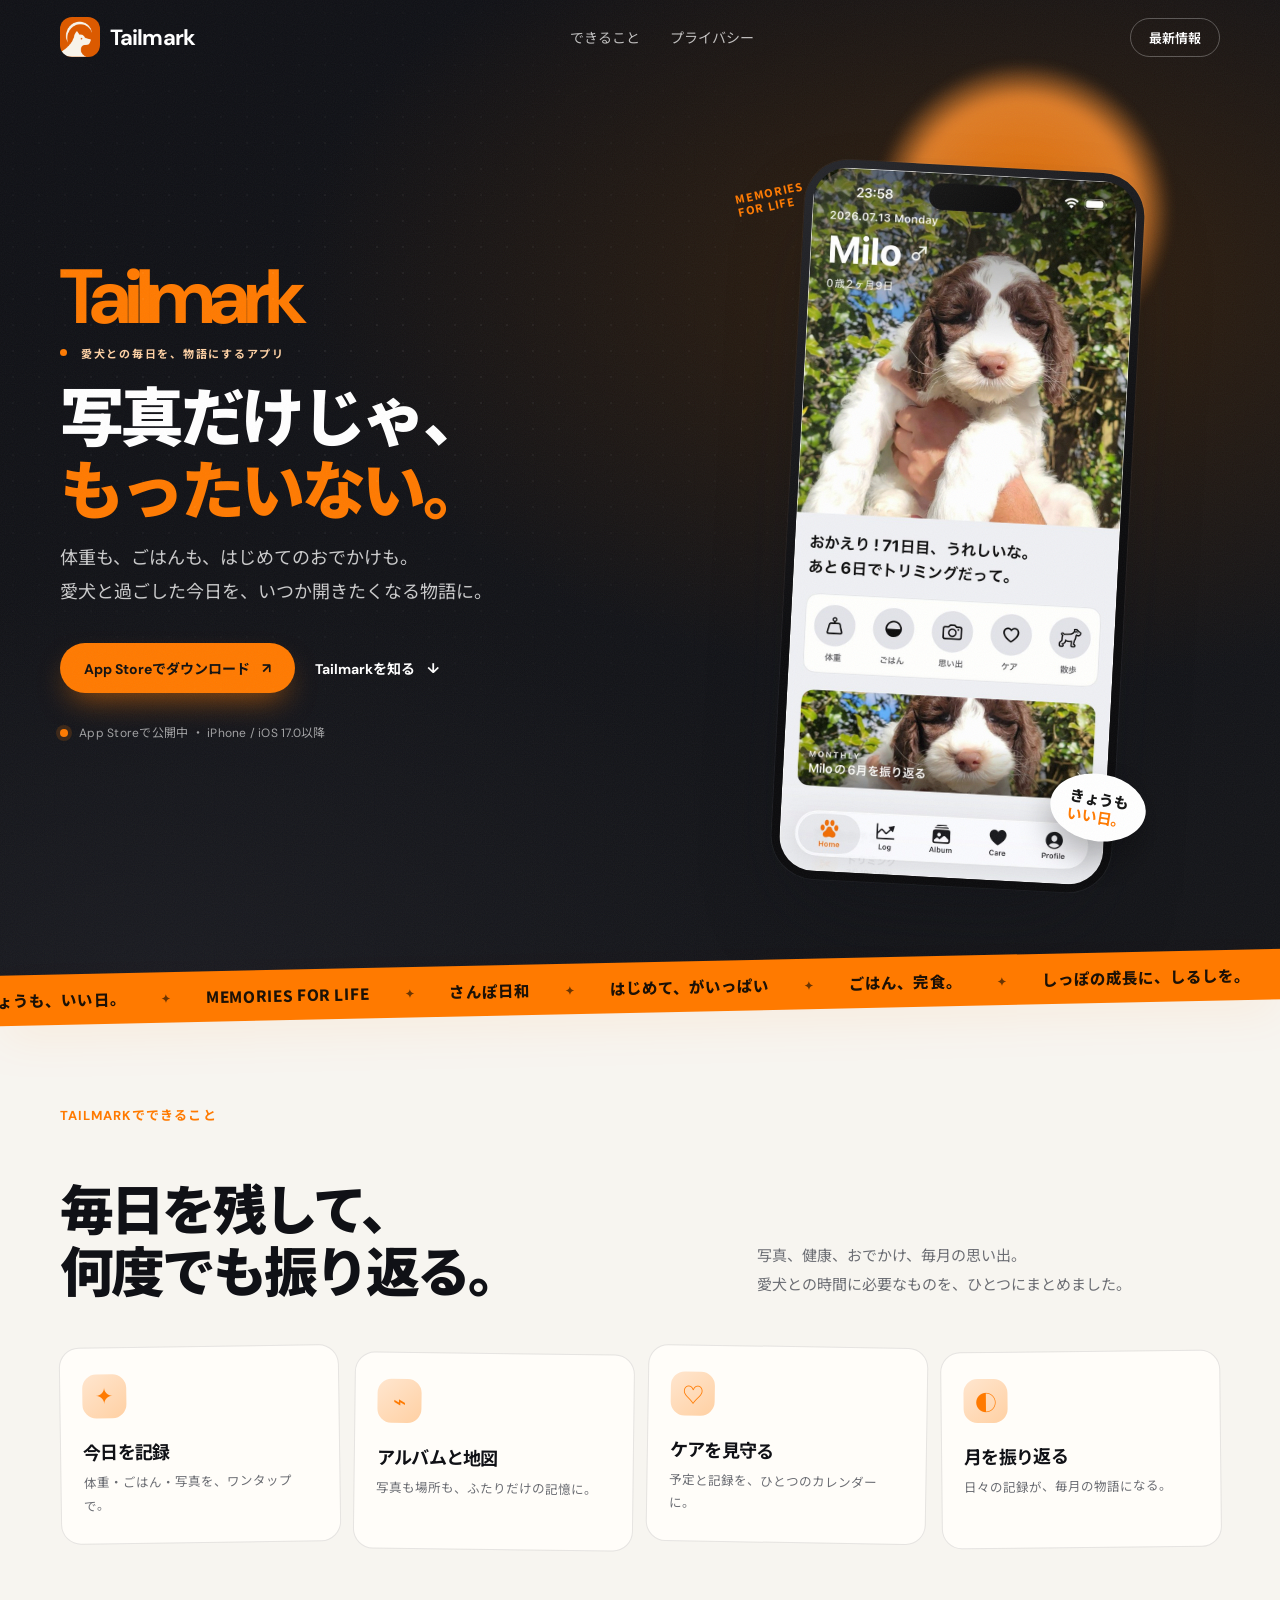
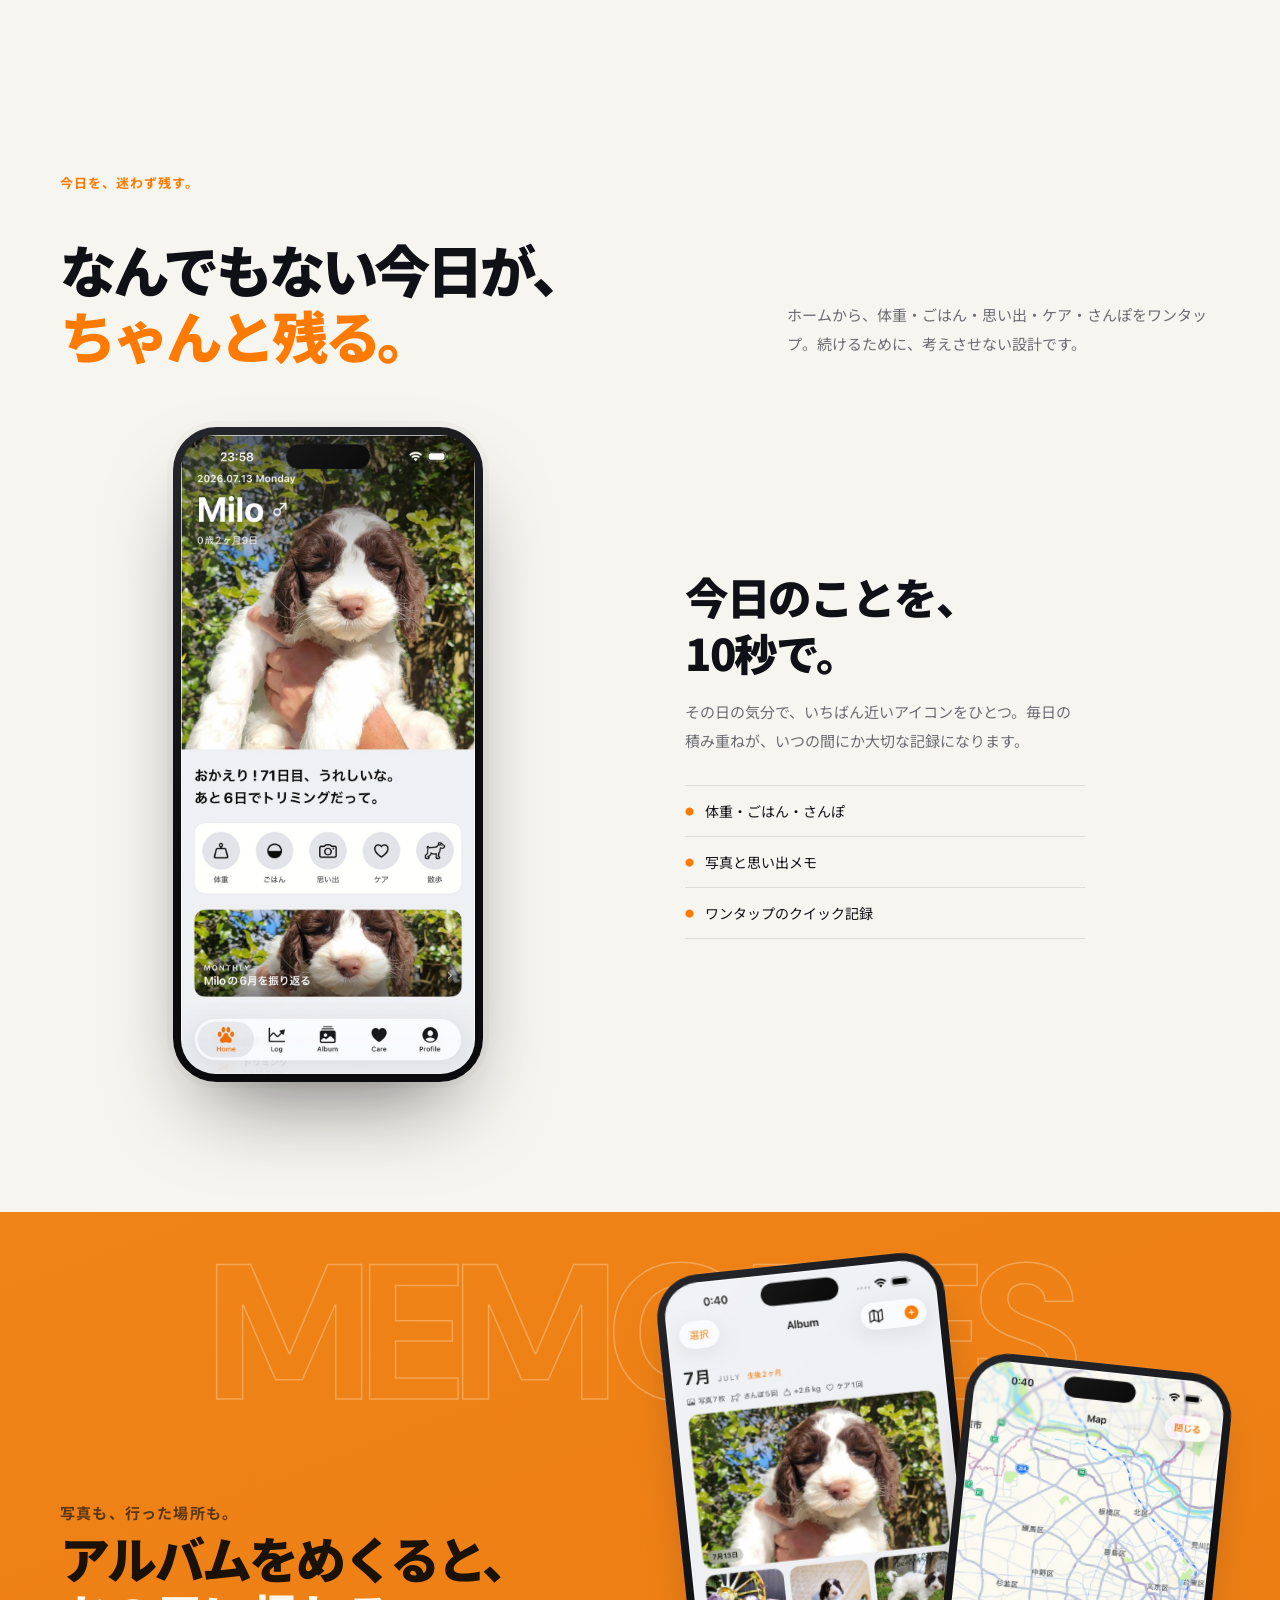
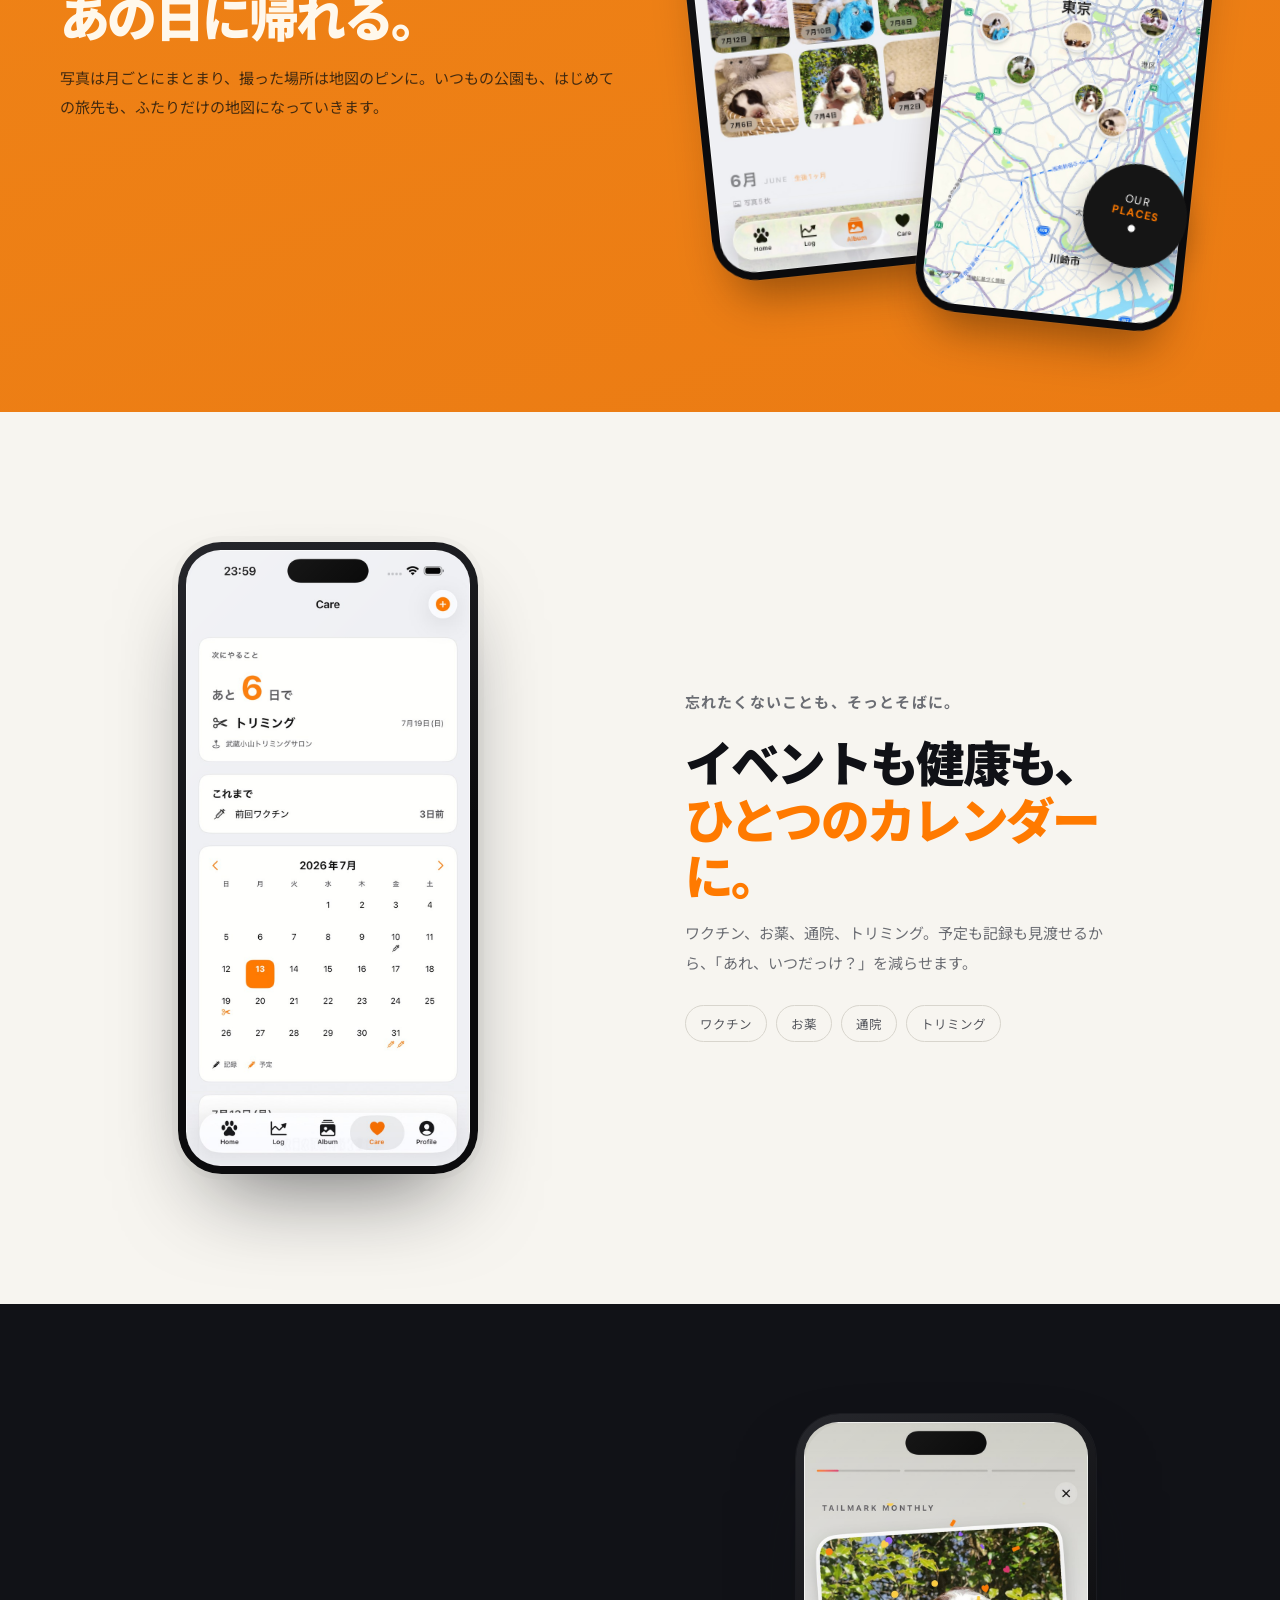
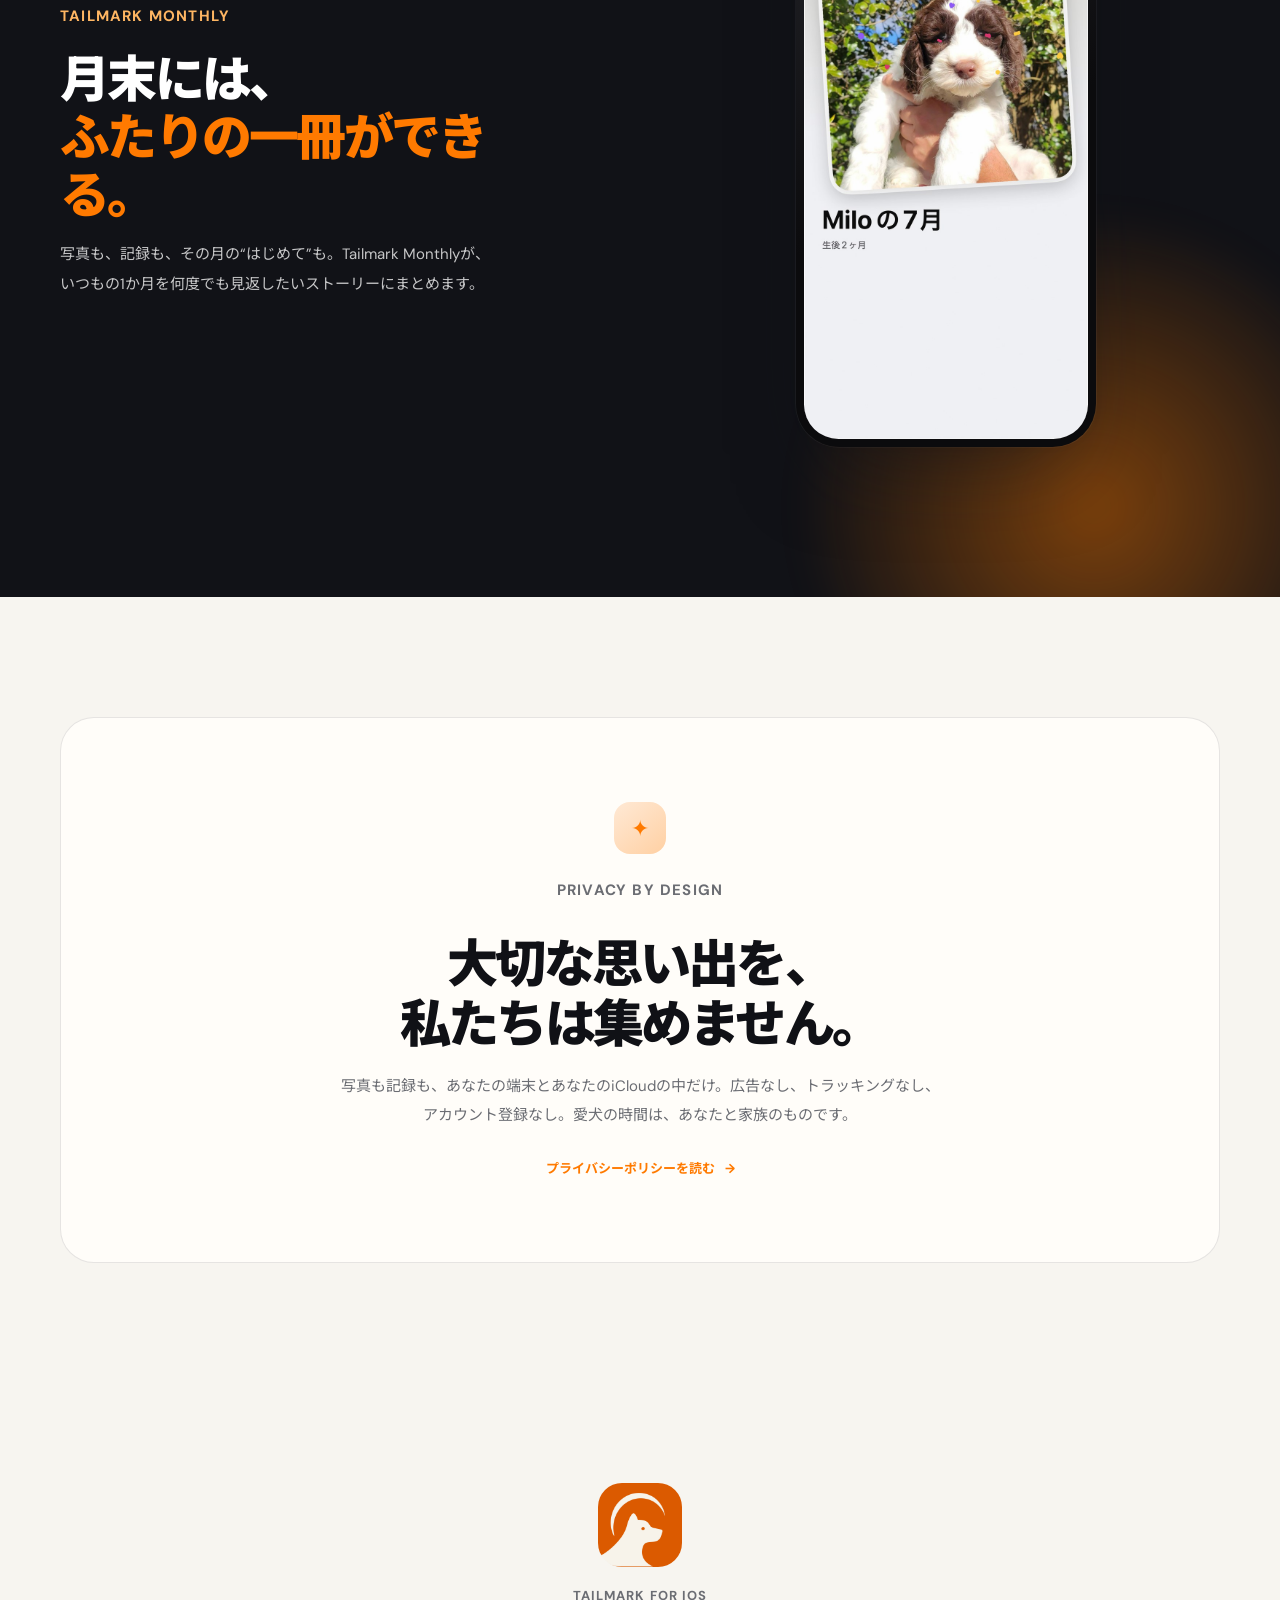
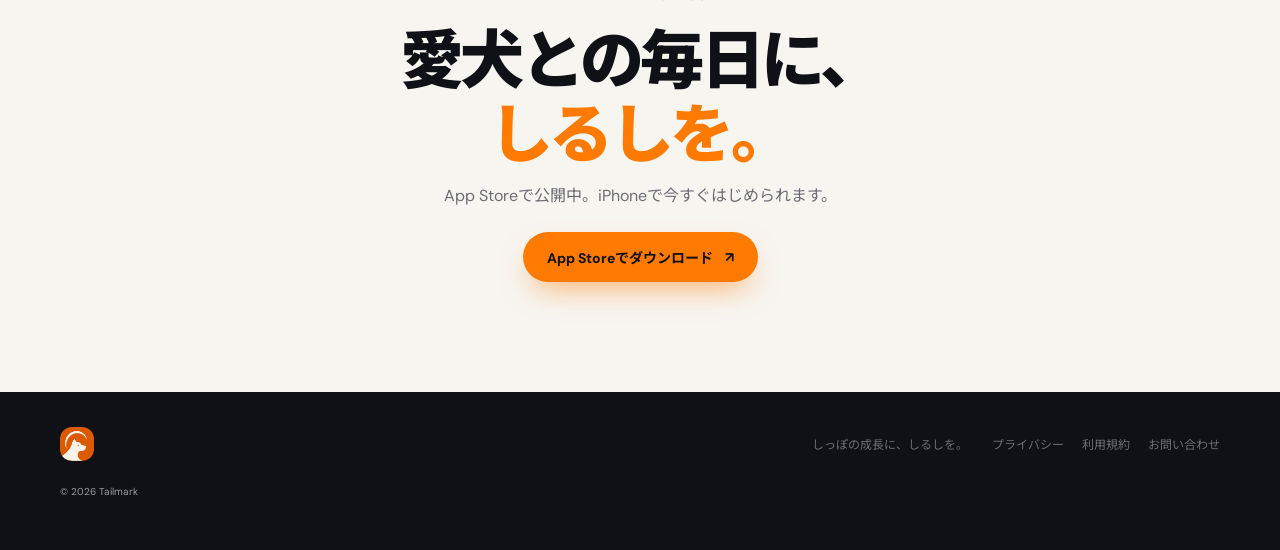
<file: index.html>
<!doctype html>
<html lang="ja">
  <head>
    <meta charset="UTF-8" />
    <meta name="viewport" content="width=device-width, initial-scale=1.0" />
    <meta name="description" content="Tailmarkは、愛犬との毎日を写真・記録・思い出として残すiOSアプリです。" />
    <meta name="theme-color" content="#101116" />
    <title>Tailmark — 愛犬との毎日を、物語に。</title>
    <link rel="icon" type="image/png" sizes="32x32" href="/assets/favicon-32.png" />
    <link rel="icon" type="image/png" sizes="16x16" href="/assets/favicon-16.png" />
    <link rel="apple-touch-icon" href="/assets/apple-touch-icon.png" />
    <meta property="og:title" content="Tailmark — 愛犬との毎日を、物語に。" />
    <meta property="og:description" content="愛犬との毎日を写真・記録・思い出として残すiOSアプリ。データは集めません。" />
    <meta property="og:image" content="https://tailmark.app/assets/og-image.png" />
    <meta property="og:url" content="https://tailmark.app" />
    <meta property="og:type" content="website" />
    <meta name="twitter:card" content="summary_large_image" />
    <link rel="preconnect" href="https://fonts.googleapis.com" />
    <link rel="preconnect" href="https://fonts.gstatic.com" crossorigin />
    <link href="https://fonts.googleapis.com/css2?family=DM+Sans:wght@400;500;600;700&family=Noto+Sans+JP:wght@400;500;600;700;800;900&display=swap" rel="stylesheet" />
    <link rel="stylesheet" href="styles.css" />
  </head>
  <body>
    <div class="scroll-progress" aria-hidden="true"><span></span></div>
    <header class="site-header">
      <a class="brand" href="#top" aria-label="Tailmark トップへ">
        <img src="assets/app-icon.png" alt="" width="44" height="44" />
        <span>Tailmark</span>
      </a>
      <nav aria-label="メインナビゲーション">
        <a href="#story">できること</a>
        <a href="#privacy">プライバシー</a>
      </nav>
      <a class="nav-cta" href="https://www.instagram.com/tailmark_jp/" target="_blank" rel="noreferrer">最新情報</a>
    </header>

    <main id="top">
      <section class="hero" aria-labelledby="hero-title">
        <div class="section-shell hero-inner">
        <div class="hero-copy reveal">
          <p class="hero-wordmark" aria-label="Tailmark">Tailmark</p>
          <p class="eyebrow"><span></span> 愛犬との毎日を、物語にするアプリ</p>
          <h1 id="hero-title">写真だけじゃ、<br /><em>もったいない。</em></h1>
          <p class="hero-lead">体重も、ごはんも、はじめてのおでかけも。<br />愛犬と過ごした今日を、いつか開きたくなる物語に。</p>
          <div class="hero-actions">
            <a class="button button-primary" href="https://apps.apple.com/app/id6789440256" target="_blank" rel="noreferrer">App Storeでダウンロード <span>↗</span></a>
            <a class="button button-text" href="#story">Tailmarkを知る <span>↓</span></a>
          </div>
          <p class="availability"><i></i> App Storeで公開中 ・ iPhone / iOS 17.0以降</p>
        </div>
        <div class="hero-visual reveal" data-parallax="0.05" aria-label="Tailmarkのホーム画面">
          <div class="sun"></div>
          <div class="hero-sticker sticker-one">きょうも<br /><b>いい日。</b></div>
          <div class="hero-sticker sticker-two">MEMORIES<br />FOR LIFE</div>
          <div class="device hero-device"><img src="assets/shots/home.jpg" alt="愛犬の写真と今日の記録を表示したTailmarkホーム画面" /></div>
        </div>
        </div>
      </section>

      <div class="marquee" aria-hidden="true">
        <div class="marquee-track">
          <div class="marquee-group">
            <span>きょうも、いい日。</span><i>✦</i>
            <span>MEMORIES FOR LIFE</span><i>✦</i>
            <span>さんぽ日和</span><i>✦</i>
            <span>はじめて、がいっぱい</span><i>✦</i>
            <span>ごはん、完食。</span><i>✦</i>
            <span>しっぽの成長に、しるしを。</span><i>✦</i>
          </div>
          <div class="marquee-group">
            <span>きょうも、いい日。</span><i>✦</i>
            <span>MEMORIES FOR LIFE</span><i>✦</i>
            <span>さんぽ日和</span><i>✦</i>
            <span>はじめて、がいっぱい</span><i>✦</i>
            <span>ごはん、完食。</span><i>✦</i>
            <span>しっぽの成長に、しるしを。</span><i>✦</i>
          </div>
        </div>
      </div>

      <section class="overview section-shell reveal" aria-labelledby="overview-title">
        <div class="overview-heading">
          <p class="overline">TAILMARKでできること</p>
          <h2 id="overview-title">毎日を残して、<br />何度でも振り返る。</h2>
          <p>写真、健康、おでかけ、毎月の思い出。<br />愛犬との時間に必要なものを、ひとつにまとめました。</p>
        </div>
        <div class="overview-cards">
          <article><span class="overview-icon">✦</span><h3>今日を記録</h3><p>体重・ごはん・写真を、ワンタップで。</p></article>
          <article><span class="overview-icon">⌁</span><h3>アルバムと地図</h3><p>写真も場所も、ふたりだけの記憶に。</p></article>
          <article><span class="overview-icon">♡</span><h3>ケアを見守る</h3><p>予定と記録を、ひとつのカレンダーに。</p></article>
          <article><span class="overview-icon">◐</span><h3>月を振り返る</h3><p>日々の記録が、毎月の物語になる。</p></article>
        </div>
      </section>

      <section id="story" class="story section-shell">
        <div class="story-heading reveal">
          <p class="overline">今日を、迷わず残す。</p>
          <h2>なんでもない今日が、<br /><em>ちゃんと残る。</em></h2>
          <p>ホームから、体重・ごはん・思い出・ケア・さんぽをワンタップ。続けるために、考えさせない設計です。</p>
        </div>
        <div class="feature-row feature-home reveal">
          <div class="feature-image"><div class="device"><img src="assets/shots/home.jpg" alt="クイック記録が並ぶTailmarkのホーム画面" /></div></div>
          <div class="feature-copy">
            <h3>今日のことを、<br />10秒で。</h3>
            <p>その日の気分で、いちばん近いアイコンをひとつ。毎日の積み重ねが、いつの間にか大切な記録になります。</p>
            <ul><li>体重・ごはん・さんぽ</li><li>写真と思い出メモ</li><li>ワンタップのクイック記録</li></ul>
          </div>
        </div>
      </section>

      <section class="album-section">
        <span class="giant-word" aria-hidden="true">MEMORIES</span>
        <div class="section-shell album-grid">
          <div class="album-copy reveal">
            <p class="overline">写真も、行った場所も。</p>
            <h2>アルバムをめくると、<br /><em>あの日に帰れる。</em></h2>
            <p>写真は月ごとにまとまり、撮った場所は地図のピンに。いつもの公園も、はじめての旅先も、ふたりだけの地図になっていきます。</p>
          </div>
          <div class="album-visuals reveal">
            <figure class="tilt-card card-album" data-parallax="0.03"><div class="device"><img src="assets/shots/album.jpg" alt="月ごとに写真を振り返るアルバム画面" /></div></figure>
            <figure class="tilt-card card-map" data-parallax="-0.02"><div class="device"><img src="assets/shots/map.jpg" alt="写真を地図上のピンで振り返るマップ画面" /></div></figure>
            <div class="map-note">OUR<br /><b>PLACES</b><span>●</span></div>
          </div>
        </div>
      </section>

      <section class="care section-shell">
        <div class="care-image reveal"><div class="device"><img src="assets/shots/care.jpg" alt="トリミングやワクチンなどの予定を管理するケア画面" /></div></div>
        <div class="care-copy reveal">
          <p class="overline">忘れたくないことも、そっとそばに。</p>
          <h2>イベントも健康も、<br /><em>ひとつのカレンダーに。</em></h2>
          <p>ワクチン、お薬、通院、トリミング。予定も記録も見渡せるから、「あれ、いつだっけ？」を減らせます。</p>
          <div class="care-tags"><span>ワクチン</span><span>お薬</span><span>通院</span><span>トリミング</span></div>
        </div>
      </section>

      <section class="monthly-section">
        <div class="monthly-glow"></div>
        <div class="section-shell monthly-grid">
          <div class="monthly-copy reveal">
            <p class="overline">TAILMARK MONTHLY</p>
            <h2>月末には、<br /><em>ふたりの一冊ができる。</em></h2>
            <p>写真も、記録も、その月の“はじめて”も。Tailmark Monthlyが、いつもの1か月を何度でも見返したいストーリーにまとめます。</p>
          </div>
          <div class="monthly-image reveal" data-parallax="0.025"><div class="device"><img src="assets/shots/monthly.jpg" alt="月の思い出を物語として振り返るTailmark Monthly画面" /></div></div>
        </div>
      </section>

      <section id="privacy" class="privacy section-shell reveal">
        <div class="privacy-icon">✦</div>
        <p class="overline">PRIVACY BY DESIGN</p>
        <h2>大切な思い出を、<br />私たちは集めません。</h2>
        <p>写真も記録も、あなたの端末とあなたのiCloudの中だけ。広告なし、トラッキングなし、アカウント登録なし。愛犬の時間は、あなたと家族のものです。</p>
        <a href="/privacy/">プライバシーポリシーを読む <span>→</span></a>
      </section>

      <section class="closing section-shell reveal">
        <img src="assets/app-icon.png" alt="Tailmark" width="84" height="84" />
        <p class="overline">TAILMARK FOR IOS</p>
        <h2>愛犬との毎日に、<br /><em>しるしを。</em></h2>
        <p>App Storeで公開中。iPhoneで今すぐはじめられます。</p>
        <a class="button button-primary" href="https://apps.apple.com/app/id6789440256" target="_blank" rel="noreferrer">App Storeでダウンロード <span>↗</span></a>
      </section>
    </main>

    <footer class="site-footer section-shell">
      <a class="brand" href="#top"><img src="assets/app-icon.png" alt="" width="36" height="36" /><span>Tailmark</span></a>
      <p>しっぽの成長に、しるしを。</p>
      <div><a href="/privacy/">プライバシー</a><a href="/terms/">利用規約</a><a href="mailto:support@tailmark.app">お問い合わせ</a></div>
      <small>© 2026 Tailmark</small>
    </footer>
    <script src="script.js"></script>
  </body>
</html>
</file>
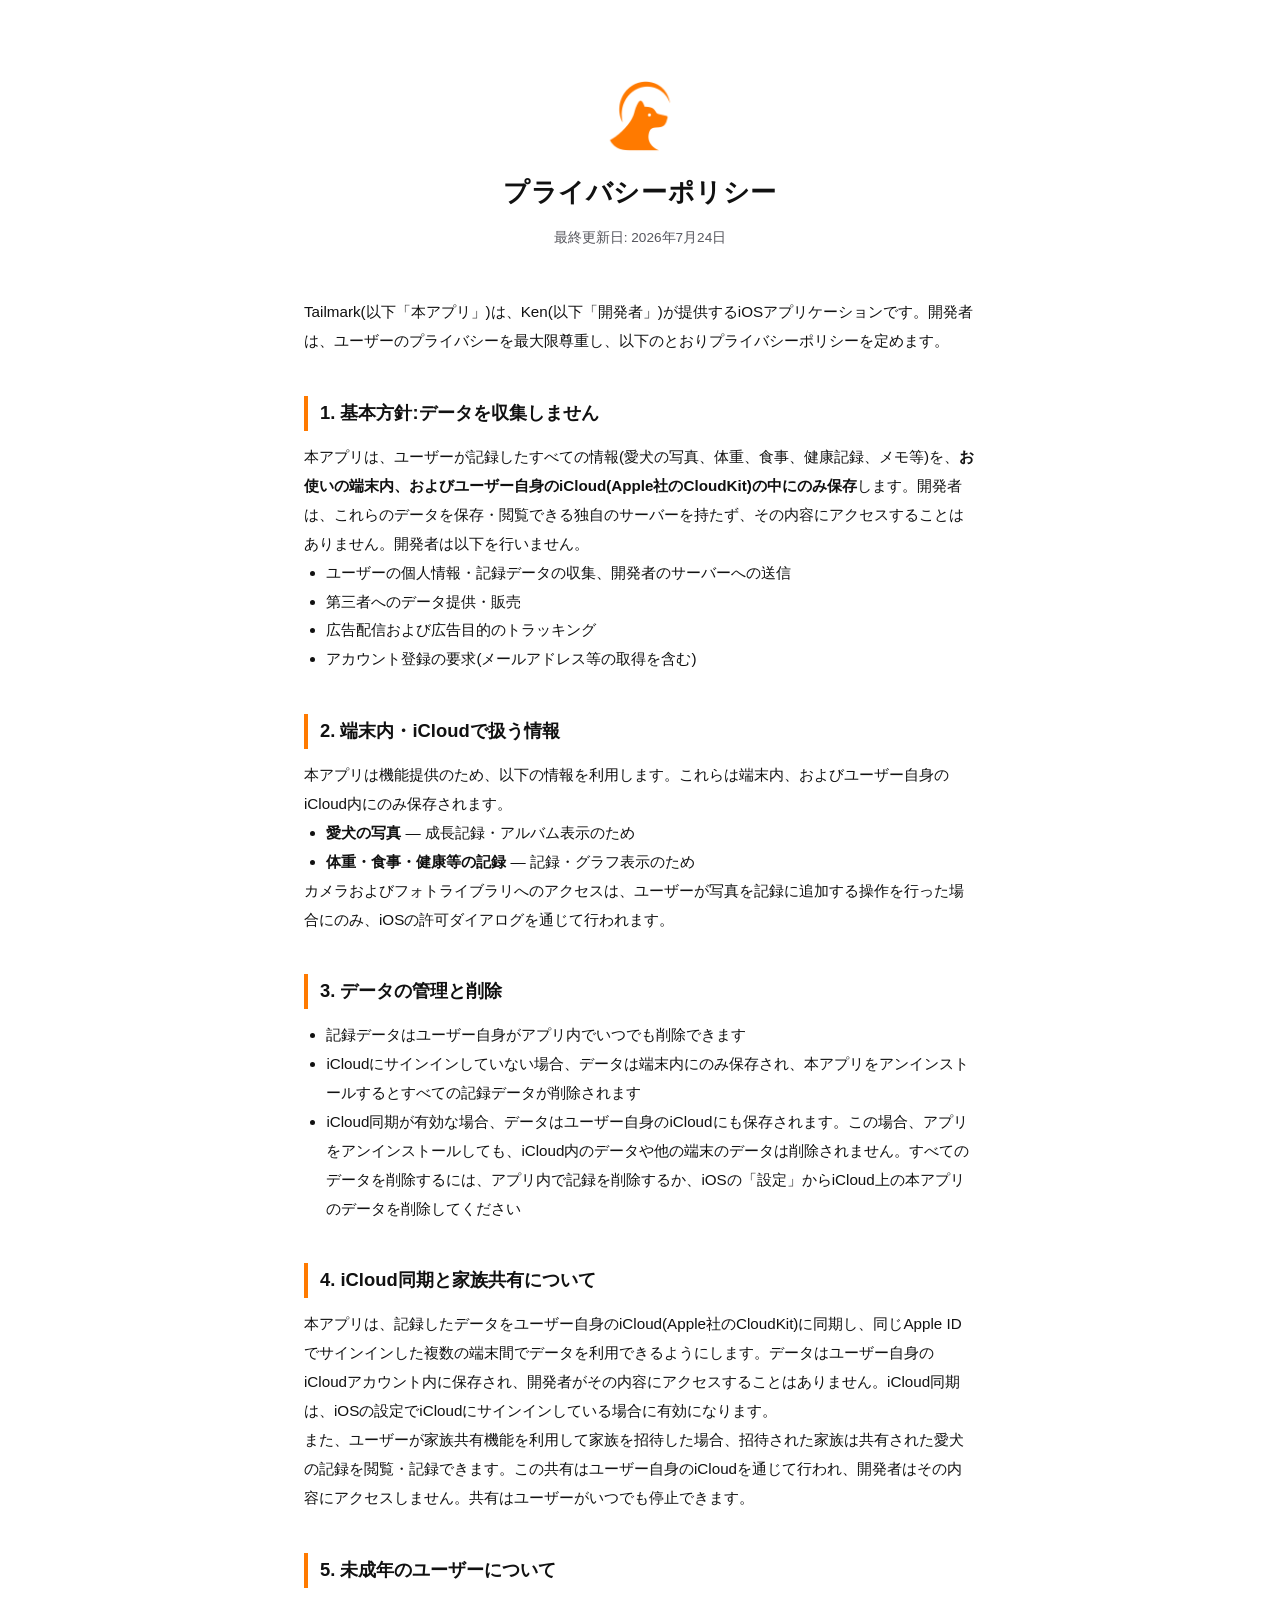
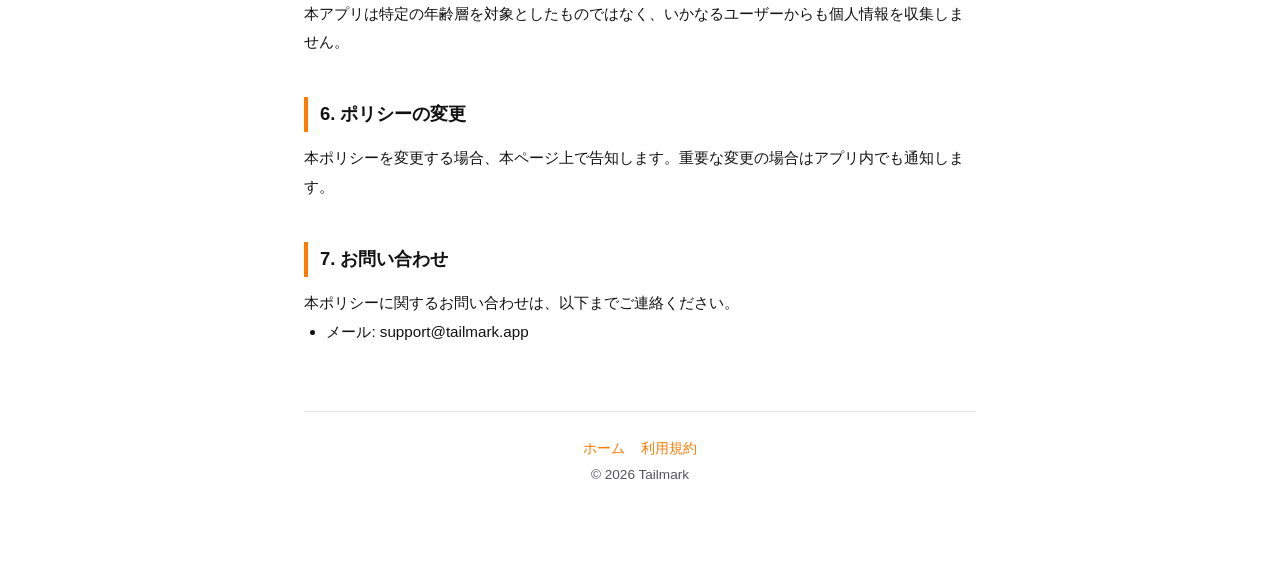
<file: privacy/index.html>
<!DOCTYPE html>
<html lang="ja">
<head>
  <meta charset="UTF-8">
  <meta name="viewport" content="width=device-width, initial-scale=1.0">
  <title>プライバシーポリシー | Tailmark</title>
  <link rel="stylesheet" href="/style.css">
  <link rel="icon" type="image/png" sizes="32x32" href="/assets/favicon-32.png">
  <link rel="apple-touch-icon" href="/assets/apple-touch-icon.png">
</head>
<body>
  <div class="container">
    <header>
      <div class="logo"><img src="/assets/brandmark.png" alt="Tailmark"></div>
      <h1>プライバシーポリシー</h1>
      <p class="updated">最終更新日: 2026年7月24日</p>
    </header>
    <main>
      <p>Tailmark(以下「本アプリ」)は、Ken(以下「開発者」)が提供するiOSアプリケーションです。開発者は、ユーザーのプライバシーを最大限尊重し、以下のとおりプライバシーポリシーを定めます。</p>

      <h2>1. 基本方針:データを収集しません</h2>
      <p>本アプリは、ユーザーが記録したすべての情報(愛犬の写真、体重、食事、健康記録、メモ等)を、<strong>お使いの端末内、およびユーザー自身のiCloud(Apple社のCloudKit)の中にのみ保存</strong>します。開発者は、これらのデータを保存・閲覧できる独自のサーバーを持たず、その内容にアクセスすることはありません。開発者は以下を行いません。</p>
      <ul>
        <li>ユーザーの個人情報・記録データの収集、開発者のサーバーへの送信</li>
        <li>第三者へのデータ提供・販売</li>
        <li>広告配信および広告目的のトラッキング</li>
        <li>アカウント登録の要求(メールアドレス等の取得を含む)</li>
      </ul>

      <h2>2. 端末内・iCloudで扱う情報</h2>
      <p>本アプリは機能提供のため、以下の情報を利用します。これらは端末内、およびユーザー自身のiCloud内にのみ保存されます。</p>
      <ul>
        <li><strong>愛犬の写真</strong> — 成長記録・アルバム表示のため</li>
        <li><strong>体重・食事・健康等の記録</strong> — 記録・グラフ表示のため</li>
      </ul>
      <p>カメラおよびフォトライブラリへのアクセスは、ユーザーが写真を記録に追加する操作を行った場合にのみ、iOSの許可ダイアログを通じて行われます。</p>

      <h2>3. データの管理と削除</h2>
      <ul>
        <li>記録データはユーザー自身がアプリ内でいつでも削除できます</li>
        <li>iCloudにサインインしていない場合、データは端末内にのみ保存され、本アプリをアンインストールするとすべての記録データが削除されます</li>
        <li>iCloud同期が有効な場合、データはユーザー自身のiCloudにも保存されます。この場合、アプリをアンインストールしても、iCloud内のデータや他の端末のデータは削除されません。すべてのデータを削除するには、アプリ内で記録を削除するか、iOSの「設定」からiCloud上の本アプリのデータを削除してください</li>
      </ul>

      <h2>4. iCloud同期と家族共有について</h2>
      <p>本アプリは、記録したデータをユーザー自身のiCloud(Apple社のCloudKit)に同期し、同じApple IDでサインインした複数の端末間でデータを利用できるようにします。データはユーザー自身のiCloudアカウント内に保存され、開発者がその内容にアクセスすることはありません。iCloud同期は、iOSの設定でiCloudにサインインしている場合に有効になります。</p>
      <p>また、ユーザーが家族共有機能を利用して家族を招待した場合、招待された家族は共有された愛犬の記録を閲覧・記録できます。この共有はユーザー自身のiCloudを通じて行われ、開発者はその内容にアクセスしません。共有はユーザーがいつでも停止できます。</p>

      <h2>5. 未成年のユーザーについて</h2>
      <p>本アプリは特定の年齢層を対象としたものではなく、いかなるユーザーからも個人情報を収集しません。</p>

      <h2>6. ポリシーの変更</h2>
      <p>本ポリシーを変更する場合、本ページ上で告知します。重要な変更の場合はアプリ内でも通知します。</p>

      <h2>7. お問い合わせ</h2>
      <p>本ポリシーに関するお問い合わせは、以下までご連絡ください。</p>
      <ul>
        <li>メール: support@tailmark.app</li>
      </ul>
    </main>
    <footer>
      <a href="/">ホーム</a><a href="/terms/">利用規約</a>
      <p>© 2026 Tailmark</p>
    </footer>
  </div>
</body>
</html>
</file>
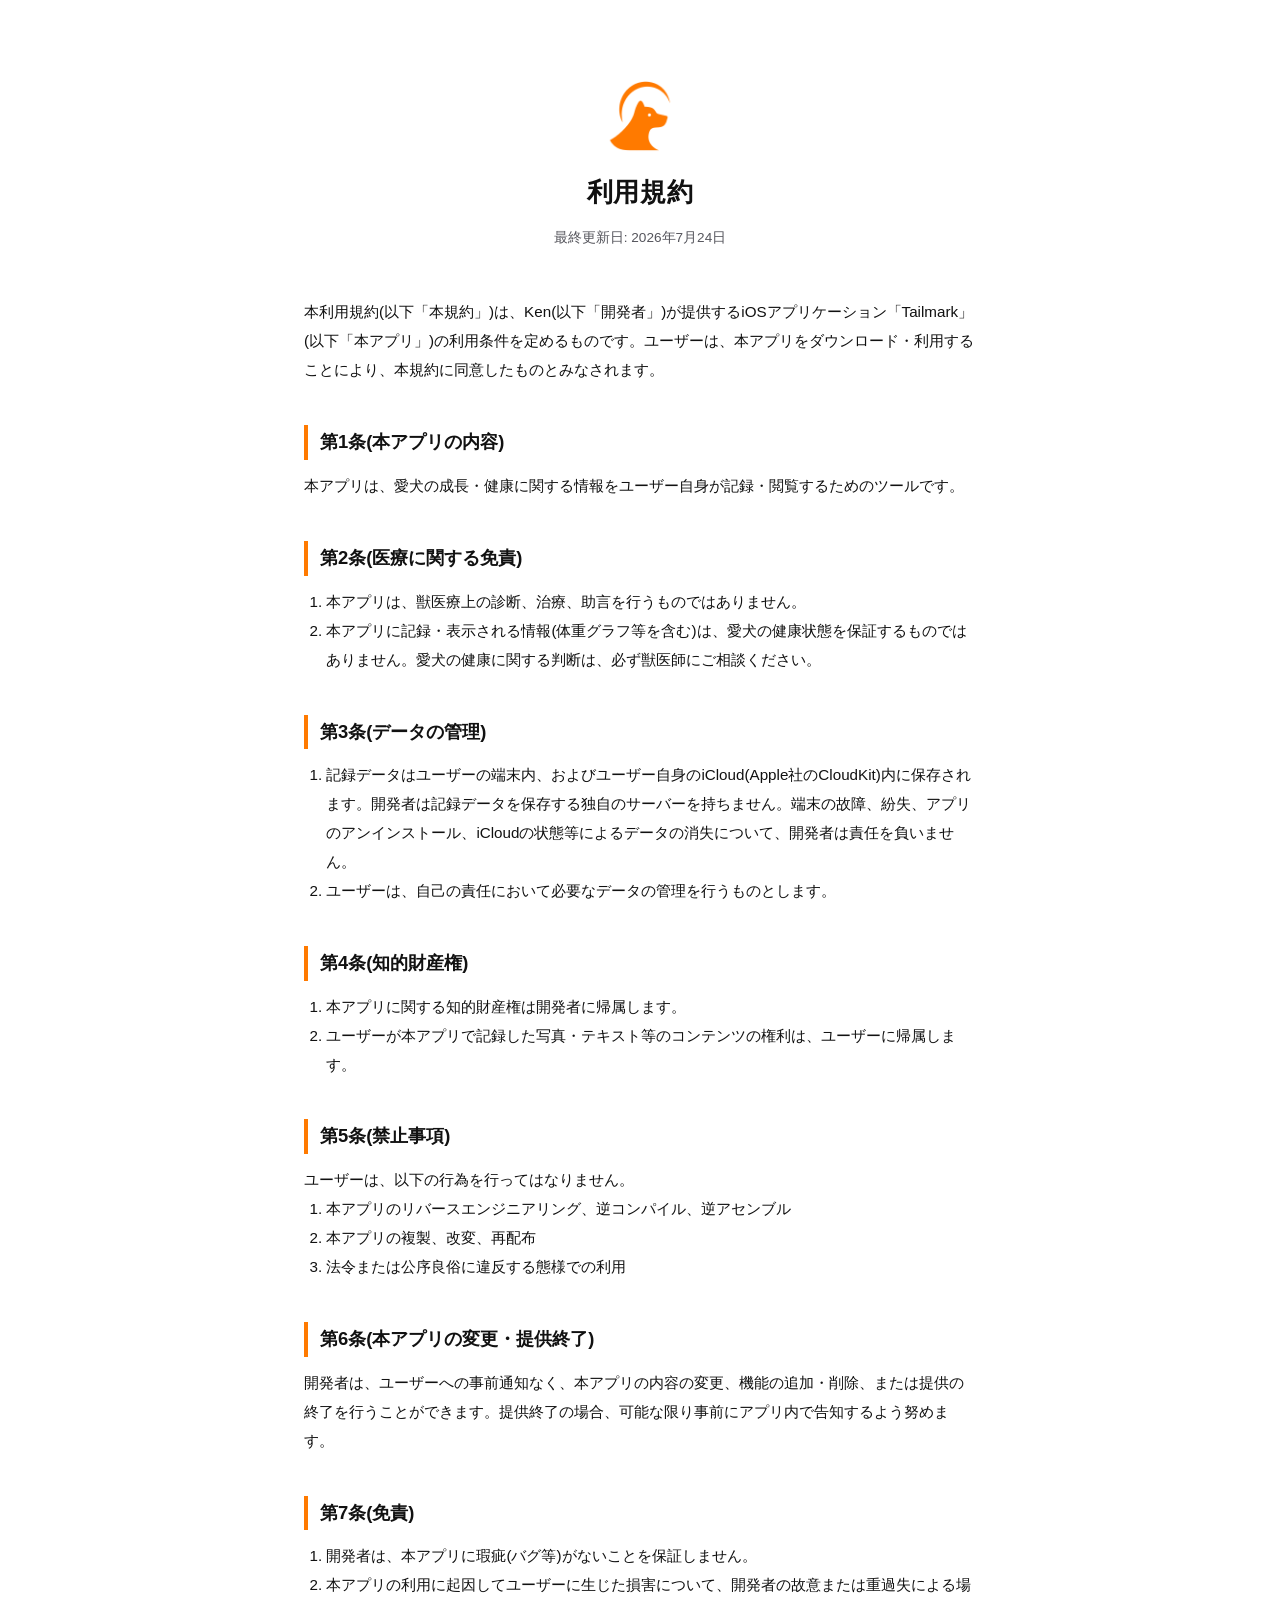
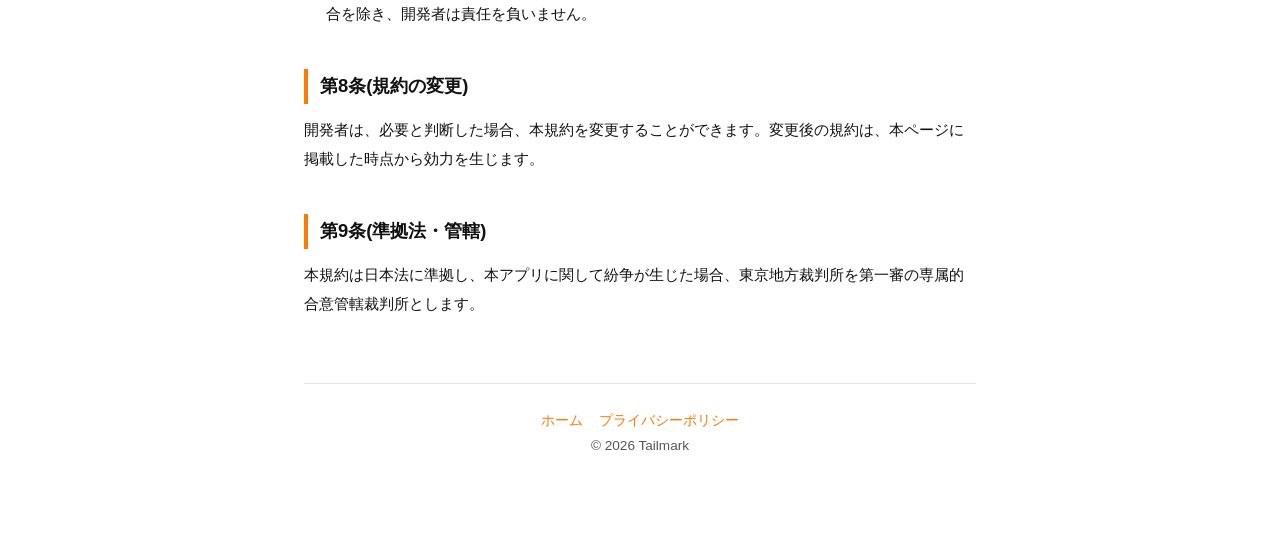
<file: terms/index.html>
<!DOCTYPE html>
<html lang="ja">
<head>
  <meta charset="UTF-8">
  <meta name="viewport" content="width=device-width, initial-scale=1.0">
  <title>利用規約 | Tailmark</title>
  <link rel="stylesheet" href="/style.css">
  <link rel="icon" type="image/png" sizes="32x32" href="/assets/favicon-32.png">
  <link rel="apple-touch-icon" href="/assets/apple-touch-icon.png">
</head>
<body>
  <div class="container">
    <header>
      <div class="logo"><img src="/assets/brandmark.png" alt="Tailmark"></div>
      <h1>利用規約</h1>
      <p class="updated">最終更新日: 2026年7月24日</p>
    </header>
    <main>
      <p>本利用規約(以下「本規約」)は、Ken(以下「開発者」)が提供するiOSアプリケーション「Tailmark」(以下「本アプリ」)の利用条件を定めるものです。ユーザーは、本アプリをダウンロード・利用することにより、本規約に同意したものとみなされます。</p>

      <h2>第1条(本アプリの内容)</h2>
      <p>本アプリは、愛犬の成長・健康に関する情報をユーザー自身が記録・閲覧するためのツールです。</p>

      <h2>第2条(医療に関する免責)</h2>
      <ol style="padding-left: 1.4em;">
        <li>本アプリは、獣医療上の診断、治療、助言を行うものではありません。</li>
        <li>本アプリに記録・表示される情報(体重グラフ等を含む)は、愛犬の健康状態を保証するものではありません。愛犬の健康に関する判断は、必ず獣医師にご相談ください。</li>
      </ol>

      <h2>第3条(データの管理)</h2>
      <ol style="padding-left: 1.4em;">
        <li>記録データはユーザーの端末内、およびユーザー自身のiCloud(Apple社のCloudKit)内に保存されます。開発者は記録データを保存する独自のサーバーを持ちません。端末の故障、紛失、アプリのアンインストール、iCloudの状態等によるデータの消失について、開発者は責任を負いません。</li>
        <li>ユーザーは、自己の責任において必要なデータの管理を行うものとします。</li>
      </ol>

      <h2>第4条(知的財産権)</h2>
      <ol style="padding-left: 1.4em;">
        <li>本アプリに関する知的財産権は開発者に帰属します。</li>
        <li>ユーザーが本アプリで記録した写真・テキスト等のコンテンツの権利は、ユーザーに帰属します。</li>
      </ol>

      <h2>第5条(禁止事項)</h2>
      <p>ユーザーは、以下の行為を行ってはなりません。</p>
      <ol style="padding-left: 1.4em;">
        <li>本アプリのリバースエンジニアリング、逆コンパイル、逆アセンブル</li>
        <li>本アプリの複製、改変、再配布</li>
        <li>法令または公序良俗に違反する態様での利用</li>
      </ol>

      <h2>第6条(本アプリの変更・提供終了)</h2>
      <p>開発者は、ユーザーへの事前通知なく、本アプリの内容の変更、機能の追加・削除、または提供の終了を行うことができます。提供終了の場合、可能な限り事前にアプリ内で告知するよう努めます。</p>

      <h2>第7条(免責)</h2>
      <ol style="padding-left: 1.4em;">
        <li>開発者は、本アプリに瑕疵(バグ等)がないことを保証しません。</li>
        <li>本アプリの利用に起因してユーザーに生じた損害について、開発者の故意または重過失による場合を除き、開発者は責任を負いません。</li>
      </ol>

      <h2>第8条(規約の変更)</h2>
      <p>開発者は、必要と判断した場合、本規約を変更することができます。変更後の規約は、本ページに掲載した時点から効力を生じます。</p>

      <h2>第9条(準拠法・管轄)</h2>
      <p>本規約は日本法に準拠し、本アプリに関して紛争が生じた場合、東京地方裁判所を第一審の専属的合意管轄裁判所とします。</p>
    </main>
    <footer>
      <a href="/">ホーム</a><a href="/privacy/">プライバシーポリシー</a>
      <p>© 2026 Tailmark</p>
    </footer>
  </div>
</body>
</html>
</file>
<file: styles.css>
/* ===== Tokens ===== */
:root {
  --ink:#101116; --paper:#f7f5f0; --card:#fffdf9;
  --orange:#ff7a00; --orange-soft:#ffb663; --orange-deep:#eb7b13;
  --muted:#6b6d73; --line:rgba(16,17,22,.1);
  --display:"Noto Sans JP", sans-serif;
  --sans:"DM Sans","Noto Sans JP",sans-serif;
  --shell:1160px;
}
* { box-sizing:border-box; }
html { scroll-behavior:smooth; background:var(--ink); -webkit-text-size-adjust:100%; }
body { margin:0; color:var(--ink); background:var(--ink); font-family:var(--sans); overflow-x:hidden; -webkit-font-smoothing:antialiased; }
main { background:var(--paper); }
a { color:inherit; text-decoration:none; }
img { display:block; max-width:100%; }
.section-shell { width:min(var(--shell),calc(100% - 48px)); margin:0 auto; }

/* ===== Device mockup ===== */
.device {
  position:relative; padding:8px; border-radius:clamp(34px,3.4vw,50px);
  background:linear-gradient(150deg,#26272c,#0b0b0d 55%);
  box-shadow:0 42px 90px -34px rgba(16,17,22,.62), 0 0 0 1px rgba(255,255,255,.05), 0 0 0 6px rgba(16,17,22,.02);
}
.device::after { /* subtle screen gloss */
  content:""; position:absolute; inset:8px; border-radius:inherit;
  background:linear-gradient(135deg,rgba(255,255,255,.14),transparent 34%);
  pointer-events:none; z-index:2; mix-blend-mode:screen;
}
.device img { width:100%; border-radius:clamp(27px,2.7vw,42px); object-fit:cover; object-position:top center; }

/* ===== Scroll progress ===== */
.scroll-progress { position:fixed; inset:0 auto auto 0; z-index:30; width:100%; height:3px; background:transparent; }
.scroll-progress span { display:block; width:0; height:100%; background:var(--orange); box-shadow:0 0 14px var(--orange); transition:width .08s linear; }

/* ===== Header ===== */
.site-header {
  position:fixed; top:0; left:0; z-index:20; width:100%; height:74px;
  display:flex; align-items:center; justify-content:space-between; gap:20px;
  padding:0 max(24px,calc((100% - var(--shell))/2)); color:#fff;
  transition:background .3s ease, backdrop-filter .3s ease, box-shadow .3s ease, height .3s ease;
}
.site-header.is-stuck {
  height:64px; background:rgba(16,17,22,.72); backdrop-filter:saturate(160%) blur(14px);
  -webkit-backdrop-filter:saturate(160%) blur(14px); box-shadow:0 1px 0 rgba(255,255,255,.06);
}
.brand { display:inline-flex; align-items:center; gap:10px; font-size:22px; font-weight:700; letter-spacing:-.04em; }
.brand img { width:40px; height:40px; border-radius:12px; background:#fff; }
nav { display:flex; gap:30px; font-size:14px; color:rgba(255,255,255,.72); }
nav a { position:relative; transition:color .2s ease; }
nav a:hover, .site-footer a:hover { color:var(--orange); }
.nav-cta { border:1px solid rgba(255,255,255,.28); border-radius:99px; padding:9px 18px; font-size:13px; font-weight:600; transition:.2s ease; }
.nav-cta:hover { border-color:var(--orange); color:var(--orange); }

/* ===== Hero (full-bleed) ===== */
.hero {
  position:relative; padding:150px 0 120px; color:#fff; overflow:hidden;
  background:radial-gradient(120% 90% at 78% 28%,#33200f 0,transparent 46%),
             radial-gradient(90% 70% at 12% 100%,#1a1b21 0,transparent 60%),
             linear-gradient(160deg,#101116 12%,#141519 88%);
}
.hero::before { /* dot grid */
  content:""; position:absolute; inset:0; pointer-events:none; opacity:.5;
  background-image:radial-gradient(rgba(255,255,255,.13) 1px,transparent 1.4px);
  background-size:26px 26px;
  -webkit-mask-image:radial-gradient(70% 58% at 28% 36%,#000 0,transparent 76%);
  mask-image:radial-gradient(70% 58% at 28% 36%,#000 0,transparent 76%);
}
.hero::after { /* film grain */
  content:""; position:absolute; inset:0; pointer-events:none; opacity:.05;
  background-image:url("data:image/svg+xml,%3Csvg xmlns='http://www.w3.org/2000/svg' width='160' height='160'%3E%3Cfilter id='n'%3E%3CfeTurbulence type='fractalNoise' baseFrequency='.9' numOctaves='2'/%3E%3C/filter%3E%3Crect width='100%25' height='100%25' filter='url(%23n)'/%3E%3C/svg%3E");
}
.hero-inner { display:grid; grid-template-columns:1.05fr .95fr; align-items:center; gap:56px; min-height:calc(100svh - 290px); }
.hero-copy { padding:8px 0; max-width:560px; }
.hero-wordmark { margin:0 0 16px; color:var(--orange); font-size:clamp(48px,6vw,92px); font-weight:700; letter-spacing:-.09em; line-height:.82; }
.eyebrow { font-size:11px; font-weight:700; letter-spacing:.16em; color:#ffd2a5; }
.eyebrow span { display:inline-block; width:7px; height:7px; margin:0 9px 2px 0; border-radius:50%; background:var(--orange); }
.hero h1 { margin:16px 0; font-family:var(--display); font-size:clamp(42px,5vw,70px); font-weight:900; line-height:1.14; letter-spacing:-.055em; }
.hero em, h2 em { font-style:normal; color:var(--orange); }
.hero-lead { font-size:clamp(15px,1.5vw,18px); line-height:1.9; color:rgba(255,255,255,.78); max-width:460px; }
.hero-actions { display:flex; flex-wrap:wrap; align-items:center; gap:14px; margin-top:34px; }
.button { display:inline-flex; align-items:center; gap:12px; border-radius:999px; padding:15px 24px; font-size:14px; font-weight:700; transition:.22s ease; }
.button span { transition:transform .22s ease; }
.button-primary { background:var(--orange); color:#111; box-shadow:0 14px 30px -10px rgba(255,122,0,.6); }
.button-primary:hover { transform:translateY(-3px); background:#ff8d1f; }
.button-primary:hover span { transform:translateY(3px); }
.button-text { color:#fff; padding-left:6px; }
.button-text:hover { color:var(--orange-soft); }
.button-text:hover span { transform:translate(3px,-3px); }
.availability { margin-top:30px; color:rgba(255,255,255,.6); font-size:12px; letter-spacing:.02em; }
.availability i { display:inline-block; width:8px; height:8px; margin-right:8px; border-radius:50%; background:var(--orange); box-shadow:0 0 0 4px rgba(255,122,0,.16); animation:pulse-dot 2.4s ease-in-out infinite; }

.hero-visual { position:relative; justify-self:center; width:min(340px,100%); transform:perspective(1100px) translateY(var(--parallax-y,0)) rotateX(var(--tilt-y,0deg)) rotateY(var(--tilt-x,0deg)); will-change:transform; }
.hero-device { transform:rotate(3deg); animation:float-phone 8s ease-in-out infinite; }
.sun { position:absolute; z-index:-1; width:min(320px,86%); aspect-ratio:1; border-radius:50%; right:-12%; top:-14%;
  background:radial-gradient(circle,var(--orange) 0,#ff8f2e 55%,transparent 72%); filter:blur(6px); opacity:.85; animation:sun-pulse 6s ease-in-out infinite; }
.hero-sticker { position:absolute; z-index:3; font-family:var(--display); font-weight:800; line-height:1.18; }
.sticker-one { right:-18px; bottom:44px; padding:16px 18px; border-radius:50%; background:#fff; color:#151515; transform:rotate(9deg); font-size:15px; box-shadow:0 16px 30px rgba(0,0,0,.28); animation:float-sticker 5s ease-in-out infinite; }
.sticker-one b { color:var(--orange); }
.sticker-two { left:-52px; top:20px; color:var(--orange); letter-spacing:.08em; font-size:11px; transform:rotate(-12deg); animation:float-sticker 6s ease-in-out infinite reverse; }

/* ===== Marquee band ===== */
.marquee {
  position:relative; z-index:3; overflow:hidden; padding:14px 0; margin:-27px 0;
  background:var(--orange); color:#1c1106; transform:rotate(-1.2deg) scale(1.03);
  box-shadow:0 20px 44px -22px rgba(255,122,0,.5);
}
.marquee-track { display:flex; width:max-content; animation:marquee 28s linear infinite; }
.marquee-group { display:flex; align-items:center; gap:34px; padding-right:34px; font-family:var(--display); font-weight:800; font-size:15px; letter-spacing:.04em; white-space:nowrap; }
.marquee-group i { font-style:normal; font-size:11px; opacity:.65; }
@keyframes marquee { to { transform:translateX(-50%); } }

/* ===== Overview ===== */
.overview { padding:120px 0 130px; }
.overline { color:var(--orange); font-size:13px; font-weight:700; letter-spacing:.08em; }
h2 { font-family:var(--display); font-weight:900; letter-spacing:-.055em; line-height:1.16; }
.overview-heading { display:grid; grid-template-columns:1.4fr 1fr; gap:48px; align-items:end; margin-bottom:46px; }
.overview-heading .overline { grid-column:1/-1; margin:0 0 4px; }
.overview-heading h2 { margin:0; font-size:clamp(34px,4.2vw,60px); }
.overview-heading > p:last-child { margin:0; color:var(--muted); font-size:15px; line-height:1.95; }
.overview-cards { display:grid; grid-template-columns:repeat(4,1fr); gap:14px; }
.overview-cards article { padding:26px 22px; border-radius:20px; background:var(--card); border:1px solid var(--line); transition:transform .3s ease, box-shadow .3s ease, border-color .3s ease; }
.overview-cards article:nth-child(1) { transform:rotate(-.8deg); }
.overview-cards article:nth-child(2) { transform:rotate(.7deg) translateY(7px); }
.overview-cards article:nth-child(3) { transform:rotate(.9deg); }
.overview-cards article:nth-child(4) { transform:rotate(-.6deg) translateY(5px); }
.overview-cards article:hover { transform:translateY(-8px) rotate(0deg); box-shadow:0 22px 34px -18px rgba(16,17,22,.24); border-color:rgba(255,122,0,.4); }
.overview-icon { display:grid; place-items:center; width:44px; height:44px; border-radius:14px; background:linear-gradient(140deg,#ffe6cf,#ffd0a3); color:var(--orange); font-size:22px; }
.overview-cards h3 { margin:20px 0 8px; font-family:var(--display); font-size:18px; letter-spacing:-.04em; }
.overview-cards p { margin:0; color:var(--muted); font-size:12.5px; line-height:1.8; }

/* ===== Story / feature ===== */
.story { padding:100px 0 130px; }
.story-heading { display:grid; grid-template-columns:1.35fr .85fr; gap:40px; align-items:end; margin-bottom:60px; }
.story-heading .overline { grid-column:1/-1; margin:0 0 4px; }
.story-heading h2 { margin:0; font-size:clamp(36px,4.4vw,62px); }
.story-heading p:last-child { margin:0 0 8px; color:var(--muted); font-size:15px; line-height:1.9; }
.feature-row { display:grid; grid-template-columns:1fr 1fr; align-items:center; gap:clamp(48px,7vw,110px); }
.feature-image { display:flex; justify-content:center; }
.feature-image .device { width:min(310px,80%); }
.feature-copy { max-width:400px; }
.feature-copy h3 { margin:0 0 18px; font-family:var(--display); font-size:clamp(30px,3.4vw,46px); font-weight:900; line-height:1.28; letter-spacing:-.05em; }
.feature-copy > p { color:var(--muted); line-height:1.95; font-size:15px; }
.feature-copy ul { margin:28px 0 0; padding:0; list-style:none; border-top:1px solid var(--line); }
.feature-copy li { border-bottom:1px solid var(--line); padding:15px 0; font-size:14px; }
.feature-copy li::before { content:"●"; color:var(--orange); font-size:9px; margin-right:11px; vertical-align:2px; }

/* ===== Album ===== */
.album-section { position:relative; padding:120px 0; background:linear-gradient(160deg,#f08417,var(--orange-deep)); color:#1a1206; overflow:hidden; }
.giant-word {
  position:absolute; left:50%; top:26px; transform:translateX(-50%);
  font-family:var(--sans); font-weight:700; font-size:clamp(90px,15vw,220px); line-height:1; letter-spacing:-.05em;
  color:transparent; -webkit-text-stroke:1.5px rgba(255,248,236,.3); pointer-events:none; white-space:nowrap; user-select:none;
}
.album-grid { position:relative; z-index:1; display:grid; grid-template-columns:1fr 1fr; align-items:center; gap:48px; }
.album-copy .overline { color:#5a3712; }
.album-copy h2 { margin:0 0 20px; font-size:clamp(34px,3.9vw,58px); }
.album-copy h2 em { color:#fff8ec; }
.album-copy > p { margin:0; color:#432a10; line-height:1.95; font-size:15px; }
.album-visuals { position:relative; min-height:560px; }
.tilt-card { position:absolute; margin:0; will-change:transform; }
.tilt-card .device { box-shadow:0 34px 46px -20px rgba(60,30,0,.5), 0 0 0 1px rgba(255,255,255,.06); }
.card-album { width:52%; left:4%; bottom:0; transform:rotate(-6deg) translateY(var(--parallax-y,0)); animation:card-sway-left 8s ease-in-out infinite; }
.card-map { width:48%; right:2%; top:10px; transform:rotate(6deg) translateY(var(--parallax-y,0)); animation:card-sway-right 9s ease-in-out infinite; }
.map-note { position:absolute; z-index:4; bottom:24px; right:6%; width:104px; height:104px; padding-top:30px; text-align:center; border-radius:50%; background:#151515; color:#fff; font-size:11px; line-height:1.2; letter-spacing:.1em; transform:rotate(12deg); box-shadow:0 16px 30px rgba(0,0,0,.3); animation:float-sticker 5s ease-in-out infinite; }
.map-note b { color:var(--orange); }
.map-note span { display:block; margin-top:5px; color:#fff; font-size:8px; }

/* ===== Care ===== */
.care { display:grid; grid-template-columns:1fr 1fr; align-items:center; gap:clamp(48px,7vw,100px); padding:130px 0; }
.care-image { display:flex; justify-content:center; }
.care-image .device { width:min(300px,78%); }
.care-copy { max-width:420px; }
.care h2 { margin:0 0 18px; font-size:clamp(32px,3.8vw,56px); }
.care-copy > p { color:var(--muted); line-height:1.95; font-size:15px; }
.care-tags { display:flex; flex-wrap:wrap; gap:9px; margin-top:26px; }
.care-tags span { border:1px solid #d8d5cd; padding:8px 14px; border-radius:99px; font-size:12.5px; color:#54565c; }

/* ===== Monthly ===== */
.monthly-section { position:relative; overflow:hidden; padding:130px 0; background:#111217; color:#fff; }
.monthly-glow { position:absolute; right:-12%; bottom:-28%; width:680px; height:680px; border-radius:50%; background:radial-gradient(circle,rgba(255,122,0,.45),transparent 62%); filter:blur(16px); animation:sun-pulse 7s ease-in-out infinite; }
.monthly-grid { position:relative; display:grid; grid-template-columns:1fr 1fr; gap:64px; align-items:center; }
.monthly-copy { max-width:440px; }
.monthly-copy .overline { color:var(--orange-soft); }
.monthly-copy h2 { margin:0 0 20px; font-size:clamp(32px,3.9vw,58px); }
.monthly-copy h2 em { color:var(--orange); }
.monthly-copy > p { color:rgba(255,255,255,.76); line-height:1.95; font-size:15px; }
.monthly-image { display:flex; justify-content:center; transform:translateY(var(--parallax-y,0)); will-change:transform; }
.monthly-image .device { width:min(300px,78%); animation:float-monthly 8s ease-in-out infinite; }

/* ===== Privacy ===== */
.privacy { margin:120px auto; padding:clamp(52px,7vw,84px) clamp(28px,9vw,110px); text-align:center; border:1px solid var(--line); border-radius:34px; background:var(--card); }
.privacy-icon { width:52px; height:52px; display:grid; place-items:center; margin:0 auto 22px; border-radius:16px; background:linear-gradient(140deg,#ffe9d5,#ffd0a3); color:var(--orange); font-size:22px; }
.privacy h2 { margin:14px 0 22px; font-size:clamp(32px,4vw,54px); }
.privacy > p { max-width:600px; margin:0 auto 26px; color:var(--muted); line-height:1.95; font-size:15px; }
.privacy a { color:var(--orange); font-size:13px; font-weight:700; }
.privacy a span { margin-left:7px; }

/* ===== Closing ===== */
.closing { padding:100px 0 110px; text-align:center; }
.closing > img { margin:0 auto 20px; border-radius:24px; }
.closing .overline { margin:0; }
.closing h2 { margin:14px 0 16px; font-size:clamp(42px,5vw,72px); }
.closing > p { color:var(--muted); margin:0 auto 26px; }

/* ===== Footer ===== */
.site-footer { padding:34px 0 52px; display:grid; grid-template-columns:1fr auto auto; gap:24px; align-items:center; border-top:1px solid var(--line); color:var(--muted); font-size:12px; }
.site-footer .brand { color:var(--ink); font-size:19px; }
.site-footer .brand img { width:34px; height:34px; }
.site-footer > p { margin:0; }
.site-footer > div { display:flex; flex-wrap:wrap; gap:18px; }
.site-footer > div a { white-space:nowrap; }
.site-footer small { grid-column:1/-1; color:#9a9ca1; }

/* ===== Reveal / animations ===== */
.reveal { opacity:0; transform:translateY(24px); transition:opacity .7s ease, transform .7s ease; }
.reveal.is-visible { opacity:1; transform:none; }
.reveal[data-parallax].is-visible { transform:translateY(var(--parallax-y,0)); }
.hero-visual.reveal.is-visible { transform:perspective(1100px) translateY(var(--parallax-y,0)) rotateX(var(--tilt-y,0deg)) rotateY(var(--tilt-x,0deg)); transition:opacity .7s ease, transform .35s ease-out; }
@keyframes float-phone { 0%,100% { transform:rotate(3deg) translateY(0); } 50% { transform:rotate(2deg) translateY(-14px); } }
@keyframes float-monthly { 0%,100% { transform:translateY(0); } 50% { transform:translateY(-16px); } }
@keyframes float-sticker { 0%,100% { margin-top:0; } 50% { margin-top:-12px; } }
@keyframes sun-pulse { 0%,100% { opacity:.78; transform:scale(1); } 50% { opacity:1; transform:scale(1.07); } }
@keyframes card-sway-left { 0%,100% { margin-bottom:0; } 50% { margin-bottom:14px; } }
@keyframes card-sway-right { 0%,100% { margin-top:0; } 50% { margin-top:-14px; } }
@keyframes pulse-dot { 0%,100% { box-shadow:0 0 0 4px rgba(255,122,0,.16); } 50% { box-shadow:0 0 0 7px rgba(255,122,0,.05); } }
@media (prefers-reduced-motion:reduce) {
  *,*::before,*::after { animation-duration:.01ms !important; animation-iteration-count:1 !important; scroll-behavior:auto !important; }
}

/* ===== Tablet ===== */
@media (max-width:960px) {
  .overview-cards { grid-template-columns:1fr 1fr; }
  .hero { padding:140px 0 96px; }
  .hero-inner { grid-template-columns:1fr; min-height:0; }
  .hero-copy { max-width:none; }
  .hero-visual { width:min(300px,76%); margin-top:48px; }
}

/* ===== Mobile (iPhone) ===== */
@media (max-width:720px) {
  .section-shell { width:calc(100% - 40px); }
  .site-header { height:60px; padding:0 20px; }
  .site-header.is-stuck { height:56px; }
  .brand { font-size:19px; }
  .brand img { width:34px; height:34px; border-radius:11px; }
  nav { display:none; }
  .nav-cta { padding:8px 14px; font-size:12px; }

  .hero { padding:118px 0 84px; }
  .hero-wordmark { font-size:clamp(56px,17vw,80px); }
  .hero h1 { font-size:clamp(38px,10vw,52px); }
  .hero-lead { max-width:none; }
  .hero-visual { width:min(280px,72%); margin:44px auto 0; }
  .marquee { padding:11px 0; margin:-22px 0; transform:rotate(-1.6deg) scale(1.06); }
  .marquee-group { gap:24px; padding-right:24px; font-size:13px; }
  .sticker-one { right:-6px; bottom:26px; font-size:13px; }
  .sticker-two { left:-10px; top:-34px; }

  .overview { padding:76px 0 82px; }
  .overview-heading { display:block; margin-bottom:30px; }
  .overview-heading h2 { margin-top:8px; }
  .overview-heading > p:last-child { margin-top:18px; }
  .overview-cards { gap:11px; }
  .overview-cards article { padding:20px 18px; }

  .story { padding:70px 0 84px; }
  .story-heading { display:block; margin-bottom:34px; }
  .story-heading h2 { margin:8px 0; }
  .story-heading p:last-child { margin-top:18px; }
  .feature-row, .care, .monthly-grid, .album-grid { grid-template-columns:1fr; }
  .feature-row { gap:40px; }
  .feature-image .device, .care-image .device, .monthly-image .device { width:min(270px,74%); }
  .feature-copy, .care-copy, .monthly-copy { max-width:none; }

  .album-section { padding:80px 0; }
  .album-grid { gap:44px; }
  .album-visuals { min-height:0; height:auto; display:block; padding-bottom:8px; }
  .tilt-card { position:relative; width:70%; margin:0 auto; }
  .card-album { transform:rotate(-4deg); left:0; }
  .card-map { transform:rotate(4deg); right:0; margin-top:-56px; margin-left:26%; width:64%; }
  .map-note { width:88px; height:88px; padding-top:24px; right:2%; bottom:-8px; }

  .care { padding:76px 0; }
  .care-image { order:-1; }
  .monthly-section { padding:80px 0; }

  .privacy { margin:70px auto; border-radius:26px; }
  .closing { padding:64px 0 76px; }

  .site-footer { grid-template-columns:1fr 1fr; gap:16px 12px; padding:28px 0 46px; }
  .site-footer > p { display:none; }
  .site-footer > div { justify-content:flex-end; gap:14px; }
  .site-footer small { grid-column:1/-1; }
}
</file>
<file: style.css>
/* Tailmark 法務ページ共通スタイル(ブランド: docs/brand — #FF7A00 / White / Charcoal) */
:root {
  --accent: #FF7A00;
  --accent-soft: #FFE5CC;
  --bg: #ffffff;
  --card: #f6f6f4;
  --text: #111111;
  --text-secondary: #55555c;
  --hairline: rgba(17, 17, 17, 0.1);
}
@media (prefers-color-scheme: dark) {
  :root {
    --accent-soft: #3a2410;
    --bg: #111111;
    --card: #1d1d20;
    --text: #f4f4f2;
    --text-secondary: #a4a4ac;
    --hairline: rgba(255, 255, 255, 0.12);
  }
}
* { margin: 0; padding: 0; box-sizing: border-box; }
body {
  font-family: -apple-system, BlinkMacSystemFont, "Hiragino Sans", "Yu Gothic", sans-serif;
  background: var(--bg);
  color: var(--text);
  line-height: 1.9;
  -webkit-font-smoothing: antialiased;
}
.container { max-width: 720px; margin: 0 auto; padding: 48px 24px 96px; }
header { text-align: center; padding: 32px 0 48px; }
.logo {
  width: 72px; height: 72px; margin: 0 auto 16px;
  display: flex; align-items: center; justify-content: center;
  font-size: 36px;
}
.logo img { width: 100%; height: 100%; object-fit: contain; }
h1 { font-size: 1.6rem; letter-spacing: 0.02em; font-weight: 800; }
.tagline { color: var(--accent); font-weight: 700; margin-top: 4px; }
main h2 {
  font-size: 1.15rem; margin: 40px 0 12px; font-weight: 800;
  padding-left: 12px; border-left: 4px solid var(--accent);
}
main p, main li { color: var(--text); font-size: 0.95rem; }
main ul { padding-left: 1.4em; }
main a { color: var(--accent); }
.updated { color: var(--text-secondary); font-size: 0.85rem; margin-top: 8px; }
.placeholder {
  background: var(--accent-soft); border-radius: 12px; padding: 20px 24px;
  color: var(--accent); font-size: 0.9rem;
}
footer {
  margin-top: 64px; padding-top: 24px; border-top: 1px solid var(--hairline);
  color: var(--text-secondary); font-size: 0.85rem; text-align: center;
}
footer a { color: var(--accent); text-decoration: none; margin: 0 8px; }
.links { margin-top: 32px; }
.links a {
  display: inline-block; background: var(--card); border-radius: 12px;
  padding: 10px 24px; margin: 6px; color: var(--text); text-decoration: none;
  border: 1px solid var(--hairline); font-size: 0.9rem;
}
</file>
